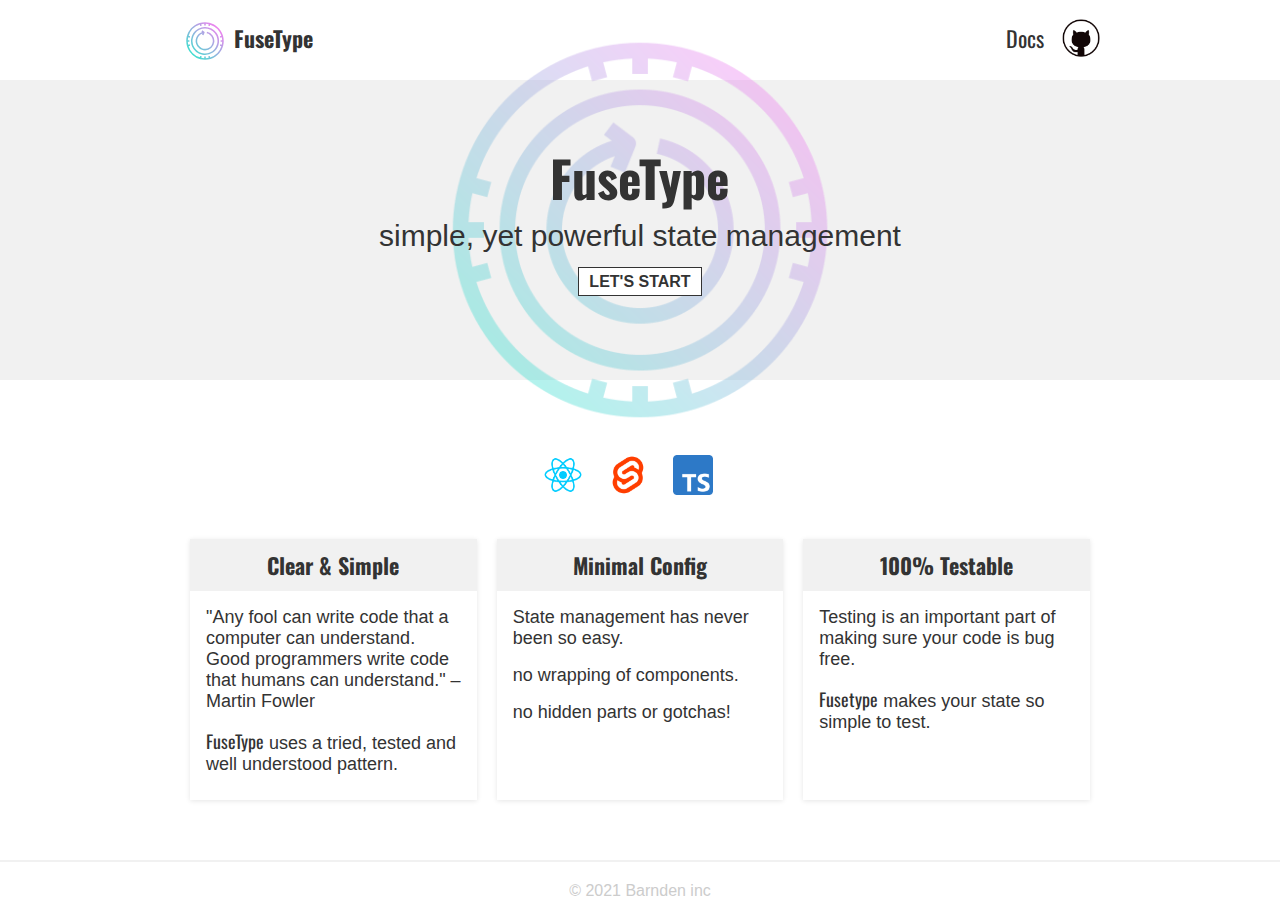
<file: index.html>
<!DOCTYPE html>
<html class="no-js" lang="en-gb">
  <head>
    <meta charset="utf-8" />
    <title>FuseType - simple, yet powerful state management for React & Svelte and more..</title>
    <meta
      name="description"
      content="FuseType is a super lightweight, fully testable state management system for React & Svelte and more.."
    />
    <meta name="viewport" content="width=device-width, initial-scale=1" />
    <meta
      property="og:title"
      content="FuseType - simple yet powerful state management for React and Svelte and more.."
    />
    <meta property="og:type" content="" />
    <meta property="og:url" content="" />
    <meta property="og:image" content="" />
    <link
      href="https://fonts.googleapis.com/css2?family=Oswald:wght@500&display=swap"
      rel="stylesheet"
    />
    <link rel="stylesheet" href="styles.css" />
  </head>
  <body>
    <div class="content">
      <header>
        <section>
          <a
            href="https://github.com/esharmony/fusetype"
            role="navigation"
            title="github repository"
            target="_blank"
            id="gitLogo"
            ><img src="./images/git.png"
          /></a>
          <a href="fusetype-documentation.html" id="docs"> Docs</a>
          <iframe
            src="./headerIcon.html"
            scrolling="no"
            width="50"
            height="50"
          ></iframe>
          <h1 title="FuseType"><a href="index.html">FuseType</a></h1>
        </section>
      </header>
      <section id="heroLogo">
        <section id="contentWrapper">
          <h3 class="toFade">FuseType</h3>
          <h2 class="toFade">simple, yet powerful state management</h2>
          <a href="#" id="start">
            <span>Let's Start</span>
            <div id="startContent">
              <iframe src="https://www.loom.com/embed/b047ec335bda4b80b38b1c3182a20425" frameborder="0" webkitallowfullscreen mozallowfullscreen allowfullscreen style="position: absolute; top: 0; left: 0; width: 100%; height: 100%;"></iframe>
            </div>
          </a>
          <img src="./images/fuse.png" id="heroImg" />
        </section>
      </section>
      <section id="techLogos">
        <a href="https://github.com/esharmony/fusetype-counter" target="_blank"><img src="./images/react-logo.png" alt="React" /></a>
        <a href="https://github.com/esharmony/fusetype-svelte-counter" target="_blank"><img src="./images/svelte.png" alt="Svelte" /></a>
        <img src="./images/Typescript.png" alt="Typescript" />
      </section>
      <section id="infoBlocks">
        <article>
          <div class="infoHeader">
            <h4>Clear & Simple</h4>
          </div>
          <p>
            "Any fool can write code that a computer can understand. Good
            programmers write code that humans can understand." – Martin Fowler
          </p>
          <p>
            <span class="headingFont">FuseType</span> uses a tried, tested and
            well understood pattern.
          </p>
        </article>
        <article>
          <div class="infoHeader">
            <h4>Minimal Config</h4>
          </div>
          <p>State management has never been so easy.</p>
          <p>no wrapping of components.</p>
          <p>no hidden parts or gotchas!</p>
        </article>
        <article>
          <div class="infoHeader">
            <h4>100% Testable</h4>
          </div>
          <p>
            Testing is an important part of making sure your code is bug free.
          </p>
          <p>
            <span class="headingFont">Fusetype</span> makes your state so simple
            to test.
          </p>
        </article>
      </section>
    </div>
    <script
      src="https://code.jquery.com/jquery-3.6.0.min.js"
      integrity="sha256-/xUj+3OJU5yExlq6GSYGSHk7tPXikynS7ogEvDej/m4="
      crossorigin="anonymous"
    ></script>
    <script type="text/javascript" src="./main.js"></script>
    <!-- Global site tag (gtag.js) - Google Analytics -->
    <script async src="https://www.googletagmanager.com/gtag/js?id=G-1VBPTRDTLS"></script>
    <script>
      window.dataLayer = window.dataLayer || [];
      function gtag(){dataLayer.push(arguments);}
      gtag('js', new Date());

      gtag('config', 'G-1VBPTRDTLS');
    </script>
    <footer>
      <p>&copy; 2021 Barnden inc</p>
    </footer>
  </body>
</html>
</file>
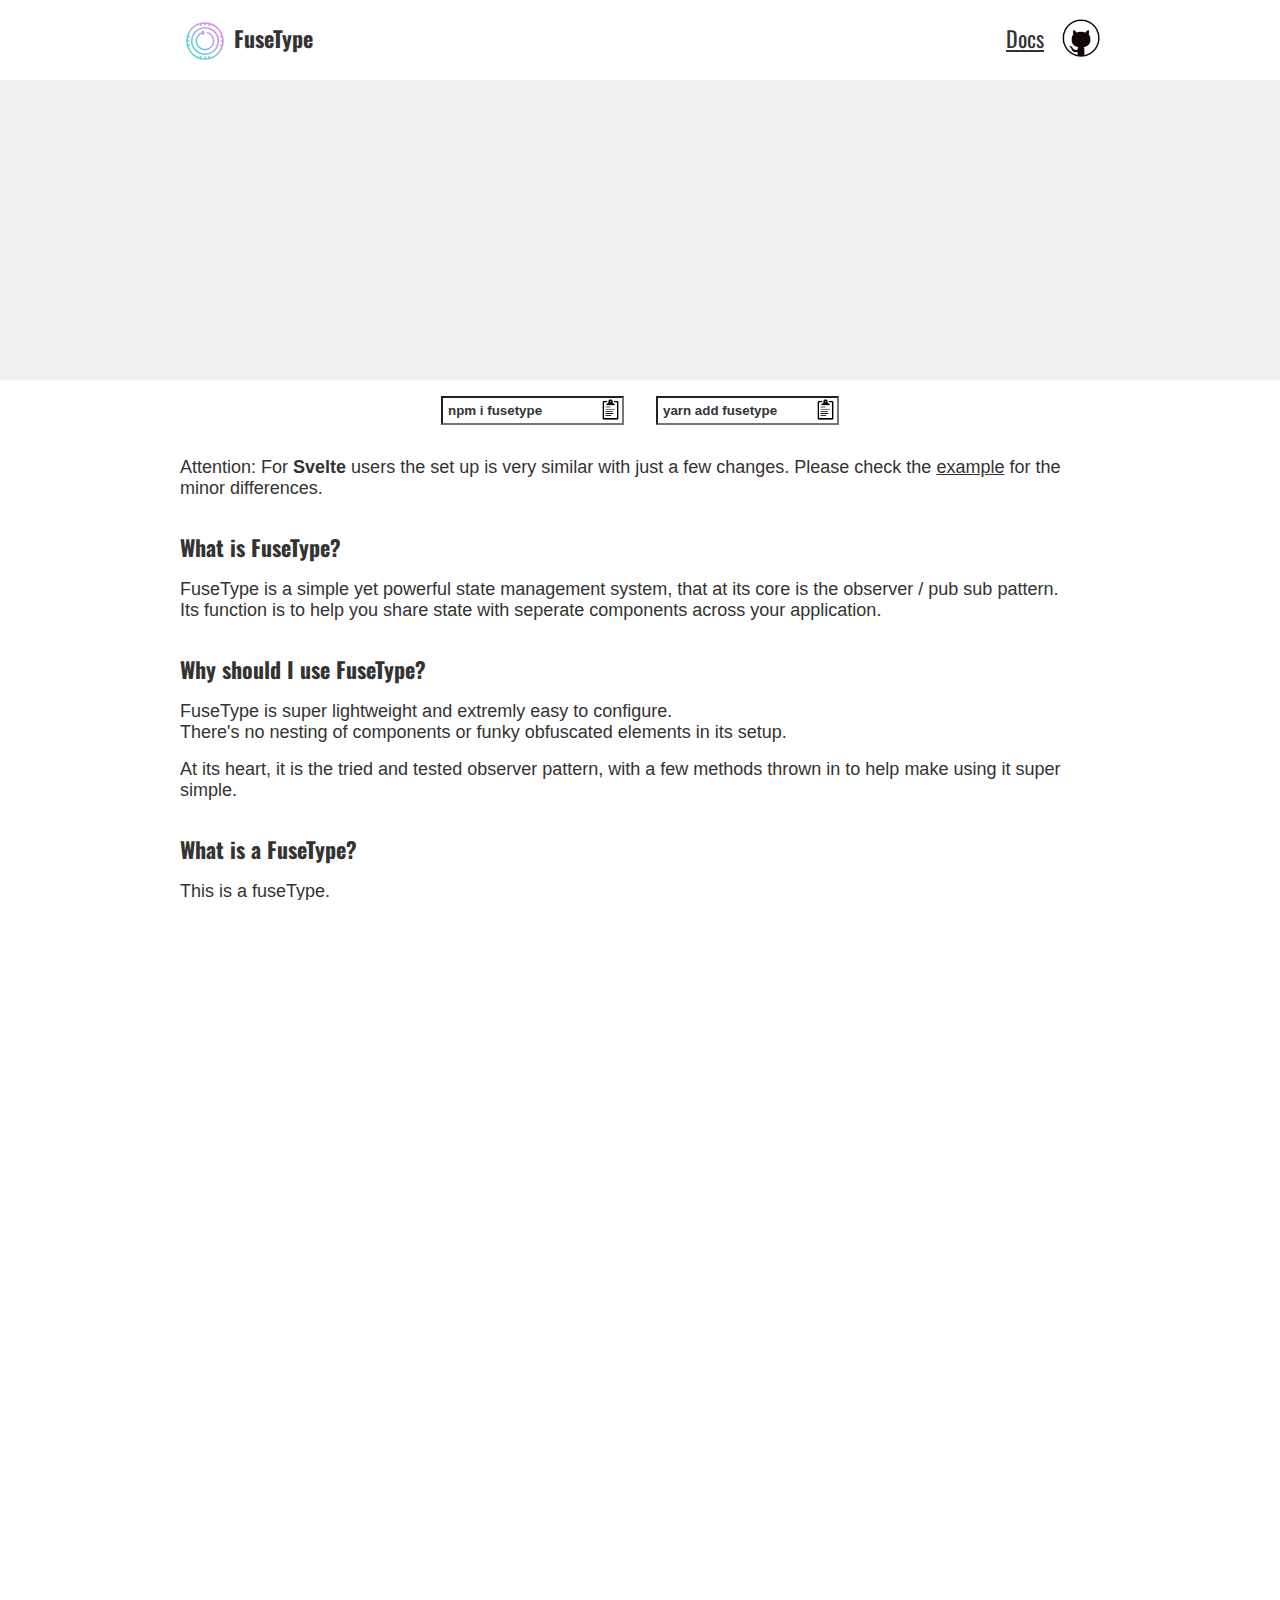
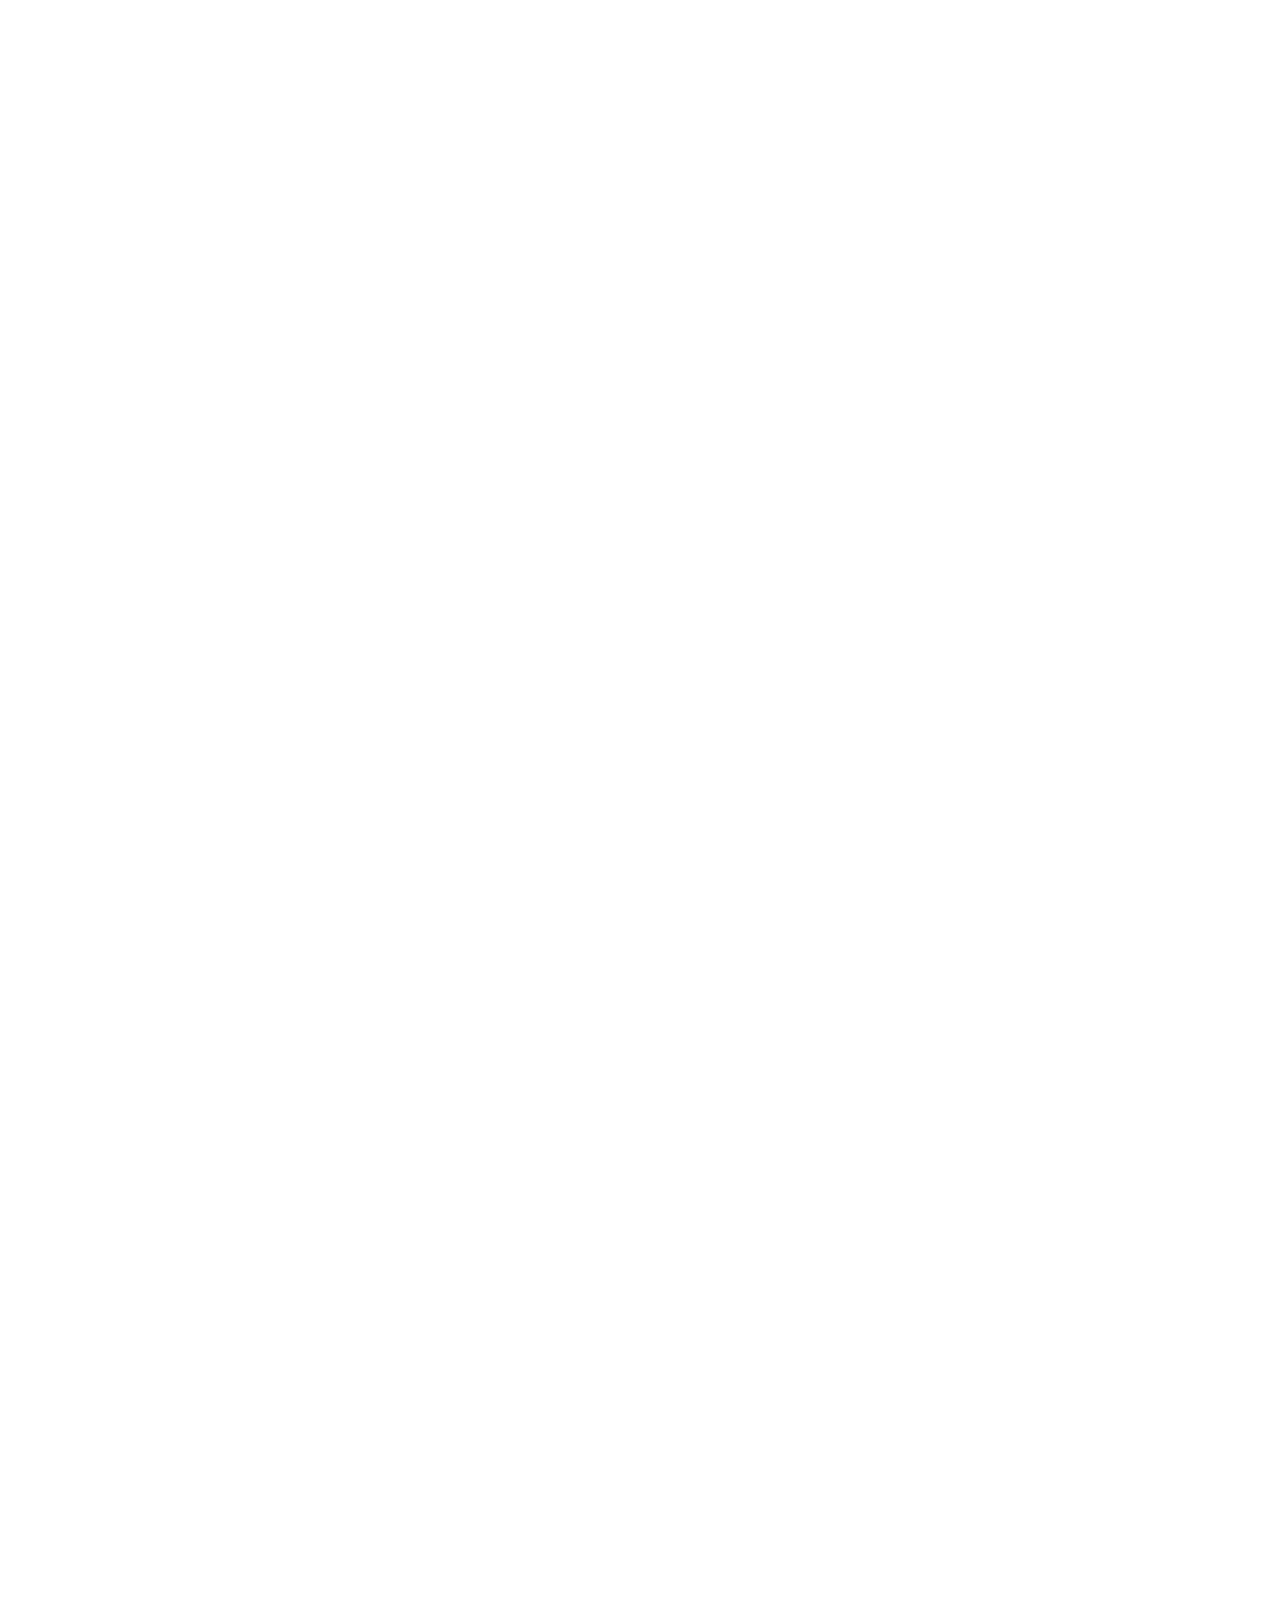
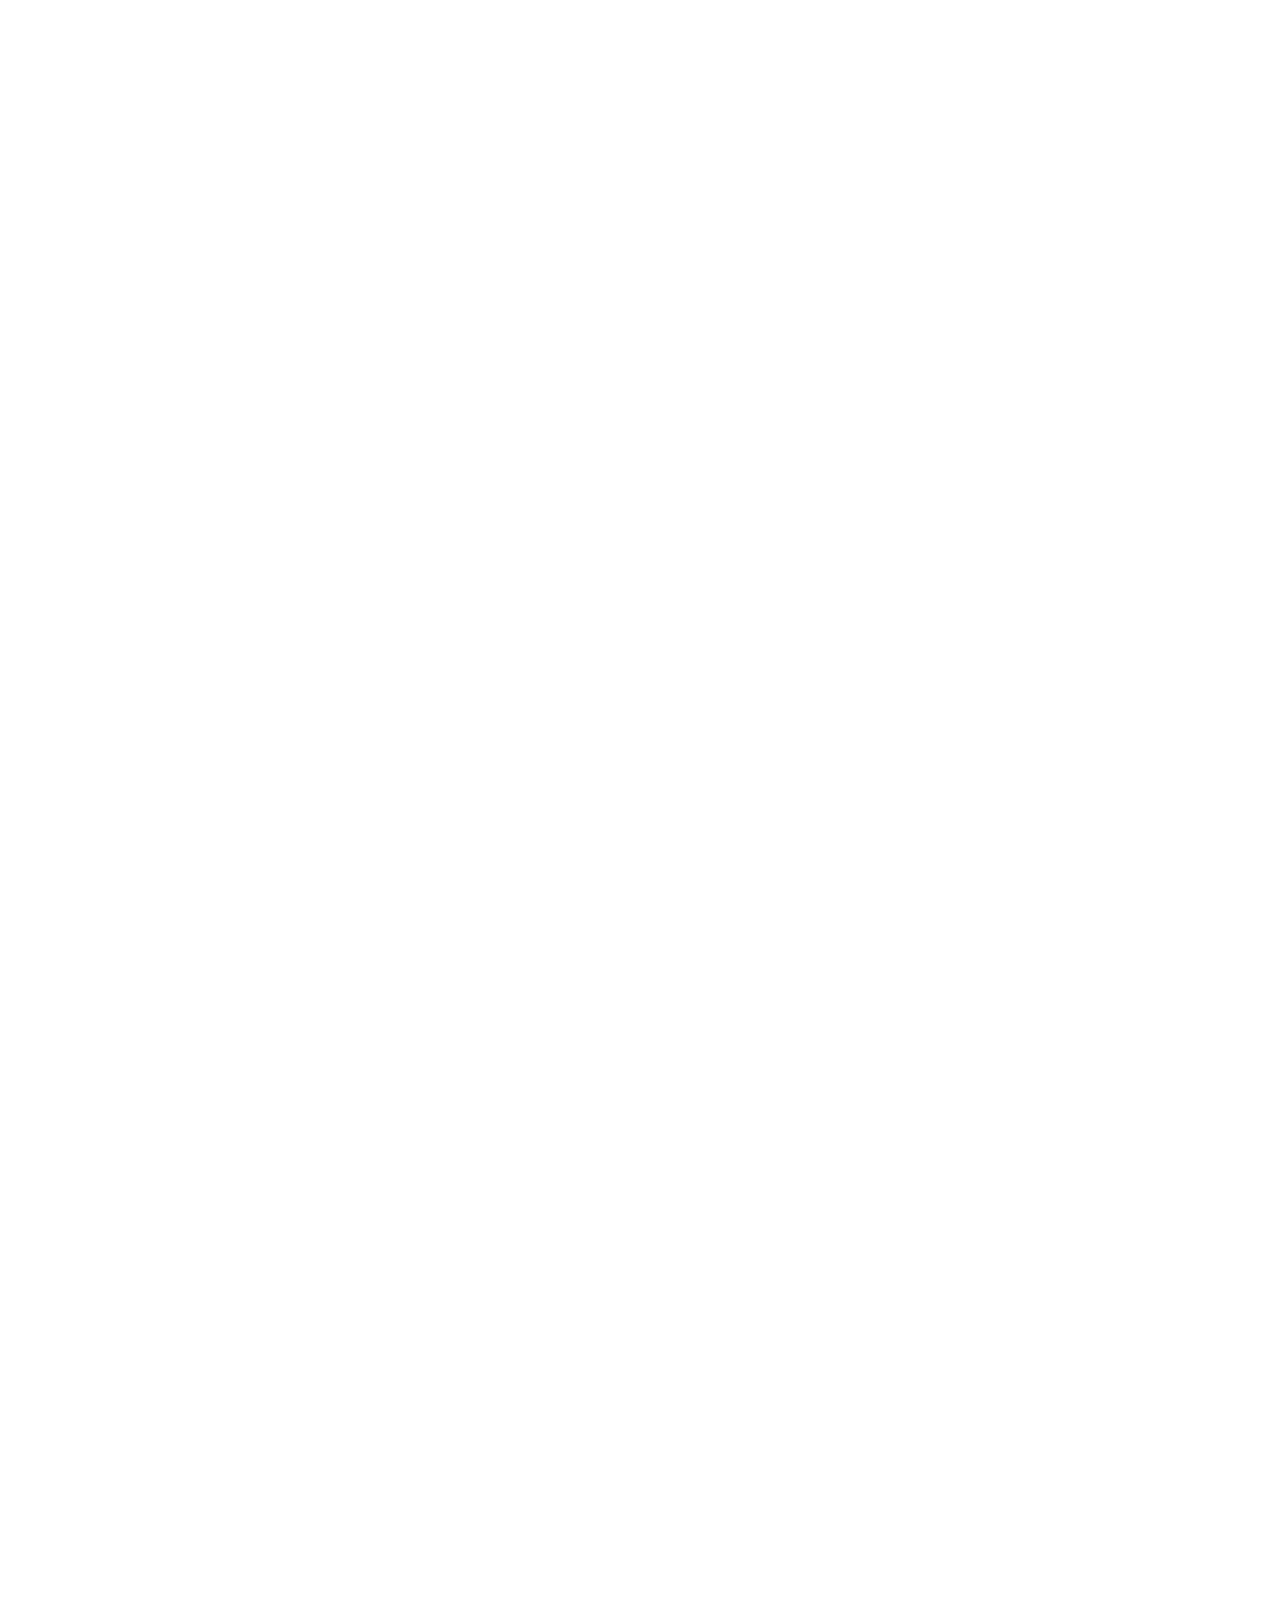
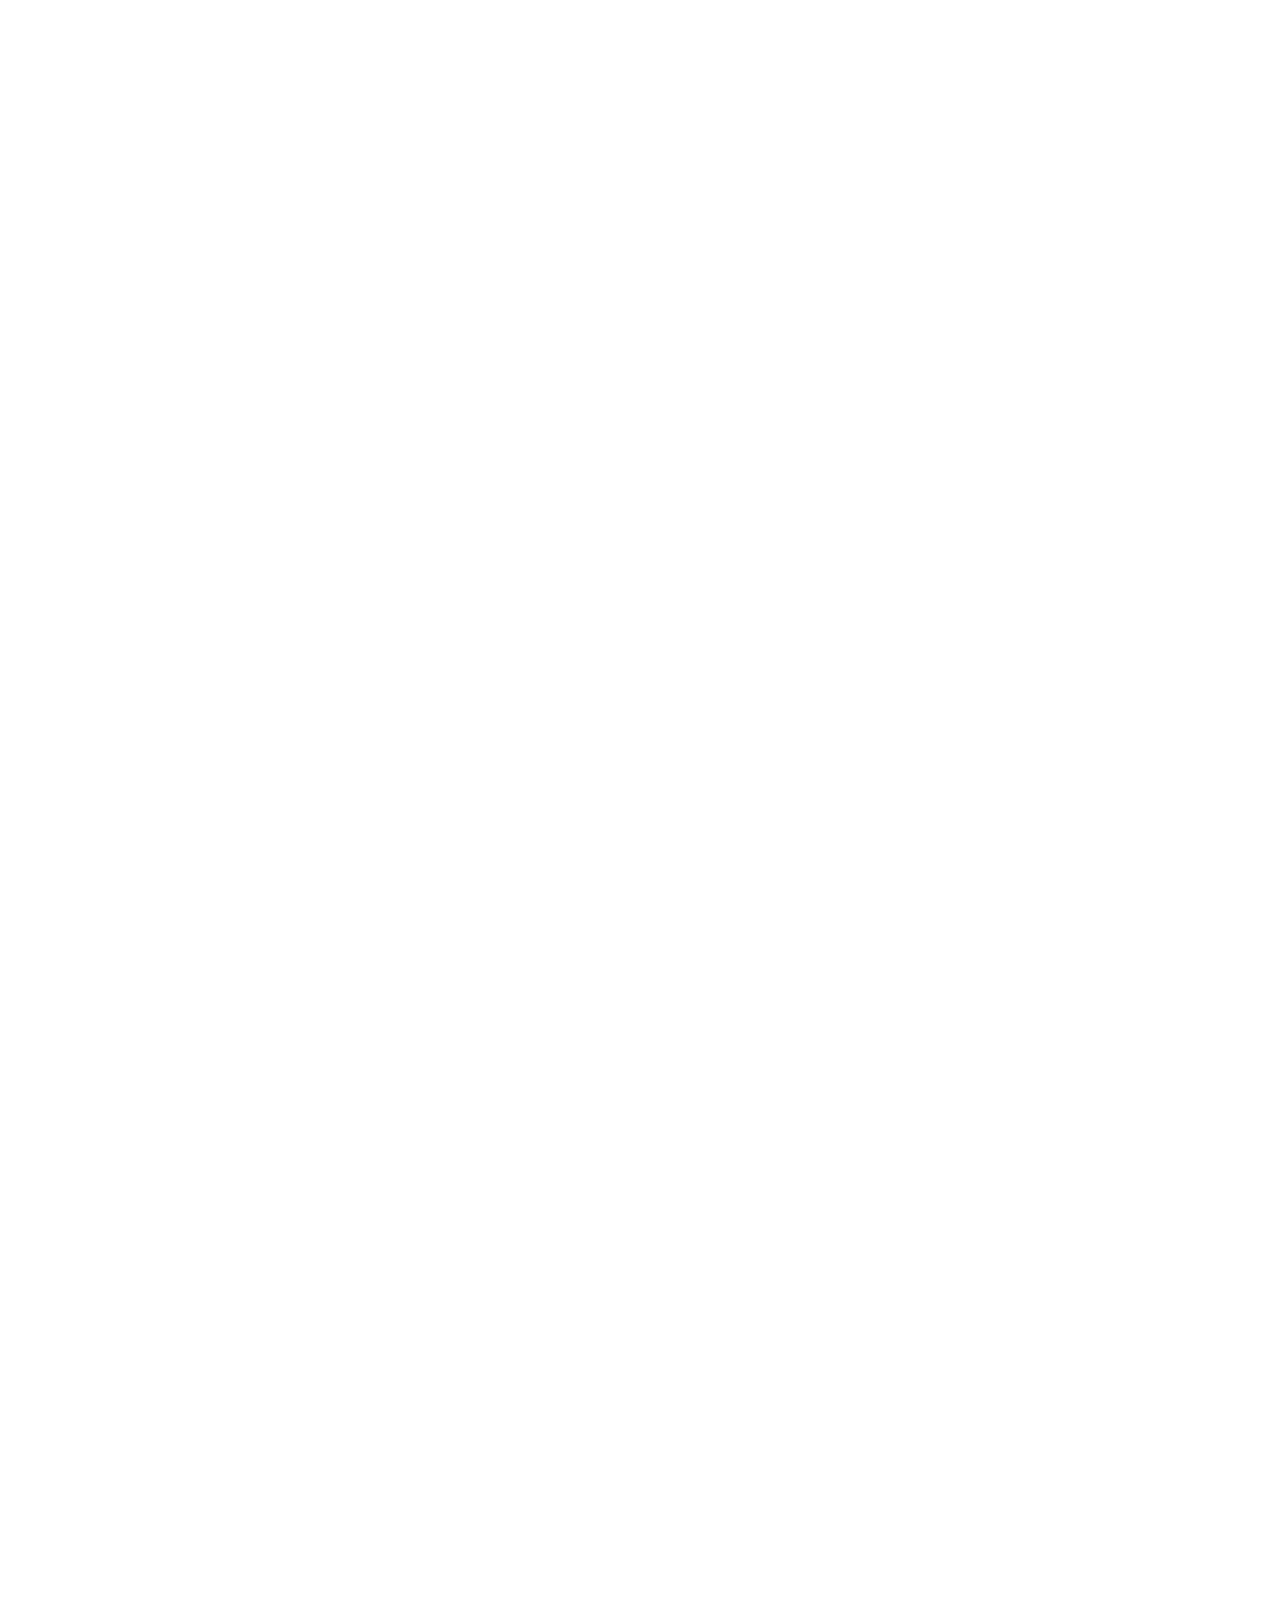
<file: fusetype-documentation.html>
<!DOCTYPE html>
<html class="no-js" lang="en-gb">
  <head>
    <meta charset="utf-8" />
    <title>FuseType - Documentation</title>
    <meta
      name="description"
      content="Documentation for FuseType, a super lightweight, fully testable state management system"
    />
    <meta name="viewport" content="width=device-width, initial-scale=1" />
    <meta property="og:title" content="FuseType - Documentation for FuseType, a
    super lightweight, fully testable state management system"" />
    <meta property="og:type" content="" />
    <meta property="og:url" content="" />
    <meta property="og:image" content="" />
    <link
      href="https://fonts.googleapis.com/css2?family=Oswald:wght@500&display=swap"
      rel="stylesheet"
    />
    <link rel="stylesheet" href="styles.css" />
  </head>
  <body>
    <div class="content">
      <header>
        <section>
          <a
            href="https://github.com/esharmony/fusetype"
            role="navigation"
            title="github repository"
            target="_blank"
            id="gitLogo"
            ><img src="./images/git.png"
          /></a>
          <a href="#" class="selected" id="docs"> Docs</a>
          <iframe
            src="./headerIcon.html"
            scrolling="no"
            width="50"
            height="50"
          ></iframe>
          <h1 title="FuseType"><a href="index.html">FuseType</a></h1>
        </section>
      </header>
      <section id="heroLogo" style="height: auto; padding-bottom: 20px;">
        <section id="contentWrapper">
          <div id="startContent">
           <iframe src="https://www.loom.com/embed/b047ec335bda4b80b38b1c3182a20425" frameborder="0" webkitallowfullscreen mozallowfullscreen allowfullscreen style="position: absolute; top: 0; left: 0; width: 100%; height: 100%;"></iframe>
          </div>
        </section>
      </section>
      <section id="packages">
        <div id="packagesWrap">
          <input type="text" value="npm i fusetype"  />
          <input type="text" value="yarn add fusetype" />
        </div>
      </section>
      <section id="docs">
        <p>Attention: For <strong>Svelte</strong> users the set up is very similar with just a few changes. Please check the <a href="https://github.com/esharmony/fusetype-svelte-counter" target="_blank">example</a> for the minor differences.</p>
        <h3>What is FuseType?</h3>
        <p>
          FuseType is a simple yet powerful state management system, that at its
          core is the observer / pub sub pattern. <br />
          Its function is to help you share state with seperate components
          across your application.
        </p>
        <h3>Why should I use FuseType?</h3>
        <p>
          FuseType is super lightweight and extremly easy to configure.
          <br />There's no nesting of components or funky obfuscated elements in its setup.
        </p>
        <p>
          At its heart, it is the tried and tested observer pattern, with a few
          methods thrown in to help make using it super simple.
        </p>
        <h3>What is a FuseType?</h3>
        <p>This is a fuseType.</p>
        <div class="docs">
          <pre>
  import { CreateFuseType } from "fusetype";

  export interface CounterState {
    count:number;
  }
              
  export interface CounterFuseType {
    state:CounterState;
    increment:() => void;
    decrement:() => void;
  }
  
  const Counter: CounterFuseType = {
    state: {
      count:0,
    },
    increment: () => Counter.state.count++,
    decrement: () => Counter.state.count--,
  }

  export default CreateFuseType&lt;CounterFuseType, CounterState&gt;(Counter);
          </pre>
      </div>
      <p>
        A FuseType is a simple fusion of the state required, and the methods that will mutate that state.
      </p>
      <p> It is made up of three parts:</p>
      <ul>
        <li>The interface for the state</li>
        <li>The interface for the FuseType</li>
        <li>The implemetation of the FuseType (state and methods)</li>
      </ul>  
      <p> The state should be implemented as your default state, and the methods as the operations<br /> on the state you wish to perform.</p>
      <h3>Methods</h3>
      <p>All methods are to be of type void. This is because the result of your mutation will be passed to all components that are registered for them - (example futher down)</p>
      <p> You can pass any parameters to your methods:</p>
      <div class="docs">
        <pre>
  increment: (amount: number) => Counter.state.count = amount;
        </pre>
      </div>
      <p>Methods can be asynchronous: </p>
      <div class="docs">
        <pre>
  addStarWarsFilmsToWatch: async () =>  {
    try {
      const response = await fetch('https://swapi.dev/api/films');
      const films = await response.json();
      const items: ListItem[] = [];
      films.results.forEach((film:any) => {
          items.push(transformFilmToListItem(film))
      });;
      todoList.setItems(items);
    }
    catch(err){
      todoList.error();
      todoList.setErrorMessage(err.message);
    }
    finally {
      todoList.setIsLoading(false);
    }

    // taken from the Todo list example (coming soon)
  }
      </pre>
    </div>
    <p>To use the methods in any view, you just need to import your FuseType and execute the method as so where required.</p>
    <p>Below is a React example:</p>
    <div class="docs">
      <pre>
  import Counter from '../FuseTypes/Counter';

  const CounterButtons = () => {
    return &lt;&gt;
    &lt;div id="btn"&gt;
    &lt;button onClick={() => Counter.increment()}>Increment&lt;button&gt;
    &lt;button onClick={() => Counter.decrement()}>Decrement&lt;/button&gt;
    &lt;button onClick={() => Counter.clearState()}>Reset&lt;/button&gt;
    &lt;/div&gt;
    &lt;/&gt;
  }

  export default CounterButtons;
      </pre>
    </div>
    <p>Be aware, at this point you have to execute your methods in a certain way: </p>

    <div class="docs">
      <pre>
  
    // not possible

    &lt;button onClick={Counter.increment}>Increment&lt;button&gt;

    // must be like this

    &lt;button onClick={() => Counter.decrement()}>Decrement&lt;/button&gt;
      </pre>
    </div>
    <h3>Additional Methods</h3>
    <p>Each FuseType comes with these additional library methods:</p>
    <ul>
      <li><strong>register</strong>: register a function for state updates</li>
      <li><strong>remove:</strong> remove the registered function for state updates</li>
      <li><strong>getLatestState:</strong> requests the current state (passed to the registered function, not returned)</li>
      <li><strong>clearState:</strong> resets the state to the default setting</li>
    </ul>
    <p>More information on these methods is provided in the section on state coming up.</p>
    <h3>Private Methods</h3>
    <p>All methods on your FuseType will be available on the imported object, but you can also write private functions in your FuseType file that can transform your data etc that will not be exposed.</p>  
    <p>Below is an example of this technique.</p>
    <div class="docs">
      <pre>
  const stopDecrementAtZero = (count: number) => {
    if(count === 0) return;
    else Counter.state.count--;
  }
  
  const Counter: CounterFuseType = {
    state: {
      count:0,
    },
    increment: () => Counter.state.count++,
    decrement: () => stopDecrementAtZero(Counter.state.count),
  }
      </pre>
    </div>
    <p>The stopDecrementAtZero function will not be found on the exported FuseType. Only those methods that are part of the actual FuseType itself will be exposed.</p>

    <h3>State</h3>
    <p>To access the updates to your FuseType state, you import your FuseType, then register a function with your view once your view is mounted. <br> </p>
    <p>Below is a react example.</p>
    <div class="docs">
      <pre>
  import { useEffect, useState } from "react";
  import Counter, { CounterState } from '../FuseTypes/Counter';


  const ViewCounter = () => {

    // ATTENTION: notice the Counter.state property, this is your default state

    const [counter, setCounter] = useState&lt;CounterState&gt;(Counter.state);

    const updateCounter = (state:CounterState) => {
        setCounter(state);
    } 

    useEffect(() => {
      Counter.register(updateCounter, ViewCounter.name);
    },[]);

    return &lt;h1&gt;{counter.count}&lt;/h1&gt;
  }

  export default ViewCounter;
      </pre>
    </div>
    <p><strong>The register method</strong></p>
    <div class="docs">
      <pre>
  useEffect(() => {
    Counter.register(updateCounter, ViewCounter.name);
  },[]);
      </pre>
    </div>
    <p>The register method takes two parameters: </p>
    <ul>
      <li>The function which you are registering to receive your state updates</li>
      <li>A unique string that will be used in removal of the function at runtime - As you will only need to register once per component / view I generally use the name of the component registering, but you can use any unique string.</li>
    </ul>
    <p><strong>The update function</strong></p>
    <div class="docs">
      <pre>
  const updateCounter = (state:CounterState) => {
    setCounter(state);
  } 
      </pre>
    </div>
    <p>
      The registered function can be named anyway you prefer (here being updateCounter) but it must contain the state parameter with the type of your state.<br />
      Now when any state change occurs this function (and any other functions registered for this FuseType in any other views) will be executed.
    </p>
    <p>
      In the react example you see I then take that update and pass it to a standand useState React hook which then updates the component.
    </p>
    <p><strong>Optional previous state</strong></p>
    <div class="docs">
      <pre>
  const updateCounter = (state:CounterState, prevState:CounterState) => {
    console.log(prevState.count); // 0
    console.log(state.count); // 1
    setCounter(state);
  } 
      </pre>
    </div>
    <p>You can get access to the previous state by adding the prevState parameter with the type of your state. <br />You can then use this information to decide whether or not to update / rerender your component.</p>

    <p><strong>The remove method</strong></p>
    <div class="docs">
      <pre>
    useEffect(() => {
      Counter.register(updateCounter, ViewCounter.name);
      return () => Counter.remove(ViewCounter.name);
    },[]);
      </pre>
    </div>
    <p>On calling the remove function passing the unique string you registered with, your update function will no longer receive updates. This can be useful if wish to stop rendering your view for any reason, such as the user has hidden it from view.</p>
    <p>
      If it has been removed, you can then execute the register method again to re-register. This can be done as many times as you wish.
    </p>
    <p><strong>The getLatestState Method</strong></p>
    <div class="docs">
      <pre>
    Counter.getLatestState();
      </pre>
    </div>
    <p>If you are re-registering, you may find you need to call the getLatestState method to insure your view is up to date with all the latest changes.</p>
    <p>The value will not be returned, the method will trigger a call to your update function.</p>
    <h3>Testing</h3>
    <div class="docs">
      <pre>
  import { act } from 'react-dom/test-utils';
  import Counter from '../Counter';
  
  describe('Counter tests', () => {
    beforeEach(() => {
      // clear state is a method that comes on all FuseTypes
      act(() => Counter.clearState())
    })
    describe('When incrementing the counter twice', () => {
      it('should have set the state count to 2', () => {
        act(() => Counter.increment());
        act(() => Counter.increment());
        expect(Counter.state.count).toEqual(2);
      });
    });
    describe('When decrementing the counter once after two increments', () => {
      it('should have set the state count to 1', () => {
        act(() => Counter.increment());
        act(() => Counter.increment());
        act(() => Counter.decrement());
        expect(Counter.state.count).toEqual(1);
      });
    });
  });
      </pre>
    </div>
    <p>Testing is extremly simple, just three things to note.</p>
    <ul>
      <li>Before each test we want to reset the state to default to give a clean start</li>
      <li>We just execute our methods, I used act but I do not think that is a requirement</li>
      <li>Each FuseType has a state property, this is what we check against after the methods have been executed</li>
    </ul>
    <h3>Async Testing</h3>
    <p>coming soon..</p>
      </section>
    </div>
    <script
      src="https://code.jquery.com/jquery-3.6.0.min.js"
      integrity="sha256-/xUj+3OJU5yExlq6GSYGSHk7tPXikynS7ogEvDej/m4="
      crossorigin="anonymous"
    ></script>
    <script type="text/javascript" src="./main.js"></script>
    <!-- Global site tag (gtag.js) - Google Analytics -->
    <script async src="https://www.googletagmanager.com/gtag/js?id=G-1VBPTRDTLS"></script>
    <script>
      window.dataLayer = window.dataLayer || [];
      function gtag(){dataLayer.push(arguments);}
      gtag('js', new Date());

      gtag('config', 'G-1VBPTRDTLS');
    </script>
    <footer>
      <p>&copy; 2021 Barnden inc</p>
    </footer>
  </body>
</html>
</file>
<file: styles.css>
* {
  padding: 0;
  margin: 0;
  color: #333;
}

body, html {
  overflow-x: hidden;
  height: 100%;
}
body {
  display: flex;
  flex-direction: column;
}
.content {
  flex: 1 0 auto;
}

h1,
h3,
h4 {
  font-family: 'Oswald', sans-serif;
  font-size: 22px;
}

p, a ,ul {
  font-family: Arial, Helvetica, sans-serif;
}

ul  {
  padding: 16px;
  font-size: 18px;
}

iframe {
  border: none;
}

header section {
  max-width: 920px;
  margin: 0 auto;
  height: 80px;
  z-index: 10;
  position: relative;
}

header section a:hover {
  text-decoration: underline;
}

header section h1 a, header section a {
  text-decoration: none;
  font-family: 'Oswald', sans-serif;
}

header section a#docs {
  margin:22px 18px 0 0px;
  font-size: 22px;
}

header section h1 a {
  float: left;
  margin: 22px 0 0 4px;
  
}

header section iframe {
  margin: 16px 0 0 0px;
  float: left;
}

header section a {
  float: right;
  margin: 19px 0px 0 0;
}

@media only screen and (max-width: 768px) {
  header section iframe {
    margin: 16px 0 0 16px;
  }
  header section a {
    margin: 19px 16px 0 0;
  }
}

header section img {
  height: 38px;
}

section#heroLogo {
  height: 300px;
  background-color: #f1f1f1;
  position: relative;
  text-align: center;
}

@media only screen and (max-width: 768px) {
  section#heroLogo {
    height: 270px;
  }
}

section#heroLogo h3 {
  font-size: 50px;
  z-index: 2;
  position: relative;
  margin-bottom: 5px;
  padding-top: 60px;
}

@media only screen and (max-width: 768px) {
  section#heroLogo h3 {
    padding-top: 40px;
  }
}

a#start {
  border: 1px solid #333;
  color: #333;
  background-color: white;
  width: 150px;
  padding: 5px 10px;
  z-index: 2;
  margin: 0px auto;
  position: relative;
  font-weight: bold;
  text-transform: uppercase;
  text-decoration: none;
}

section#heroLogo h2 {
  z-index: 2;
  font-size: 30px;
  position: relative;
  margin-bottom: 20px;
  font-weight: lighter;
  font-family: Arial, Helvetica, sans-serif;
}

section#heroLogo img {
  position: absolute;
  left: 50%;
  margin-left: -200px;
  top: -50px;
  width: 400px;
  height: 400px;
  animation: rotation 120s infinite linear;
  opacity: 0.4;
}

@media only screen and (max-width: 768px) {
  /* For mobile phones: */
  section#heroLogo img {
    margin-left: -162.5px;
    top: -25px;
    width: 325px;
    height: 325px;
  }
}

@keyframes rotation {
  from {
    transform: rotate(0deg);
  }
  to {
    transform: rotate(359deg);
  }
}

section#techLogos {
  display: flex;
  justify-content: center;
}

section#techLogos img {
  width: 40px;
  margin: 75px 25px 0 0;
  height: 40px;
}

@media only screen and (max-width: 768px) {
  section#techLogos img {
    margin: 55px 0 0 25px;
  }
}

section#infoBlocks {
  display: flex;
  max-width: 920px;
  flex-wrap: wrap;
  justify-content: space-evenly;
  margin: 40px auto;
}

section#infoBlocks article {
  box-shadow: 0px 1px 5px rgba(0, 0, 0, 0.1);
  padding-bottom: 25px;
  min-width: 250px;
  flex: 250px;
  margin: 0 10px 20px 10px;
}

.infoHeader {
  display: flex;
  justify-content: center;
  background-color: #f1f1f1;
  padding: 10px 0;
}

.headingFont {
  font-family: 'Oswald', sans-serif;
}

section#infoBlocks p {
  font-size: 18px;
  font-family: Arial, Helvetica, sans-serif;
  padding: 16px 16px 0 16px;
  color: #333;
}

footer {
  border-top: 2px solid #f1f1f1;
  text-align: center;
  flex-shrink: 0;
}

footer p {
  color: #ccc;
  font-size: 16px;
  margin:20px 0;
}

#contentWrapper {
  max-width: 920px;
  position: relative;
  margin:0 auto;
  padding-left: 10px;
  padding-right: 10px;
}

a #startContent {
  display: none;
  height:0;
}

a #startContent iframe {
  margin-top:0px
}

#startContent {
  display: block;
  height: 270px;
  padding-top:10px
}
#startContent iframe {
  margin-top:10px
}

section#docs {
  max-width: 920px;
  margin: 0px auto;
}

@media only screen and (max-width: 768px) {
  /* For mobile phones: */
  section#docs {
    padding: 0 16px;
  }
}

#docs h3:not(:first-child) {
  margin-top: 32px;
}

#docs p {
  font-size: 18px;
  margin-top: 16px;
}



.selected {
  text-decoration: underline;
}


.docs {
  font-size: 16px;
  margin-top:16px;
  padding-top: 10px;
  background-color: #f8f8f8;
}

pre {
  max-width: 100%;
  overflow-x: auto;
}

#packagesWrap {
  max-width: 920px;
  display: flex;
  flex-wrap: wrap;
  justify-content: center;
  margin: 0 auto;
}

#packagesWrap input {
  padding: 5px 0px;
  margin: 16px;
  background:url(images/clipboard_icon.png) no-repeat right top;
  background-size: 23px;
  cursor: pointer;
  text-indent: 5px;
  font-weight: bold;
}
</file>
